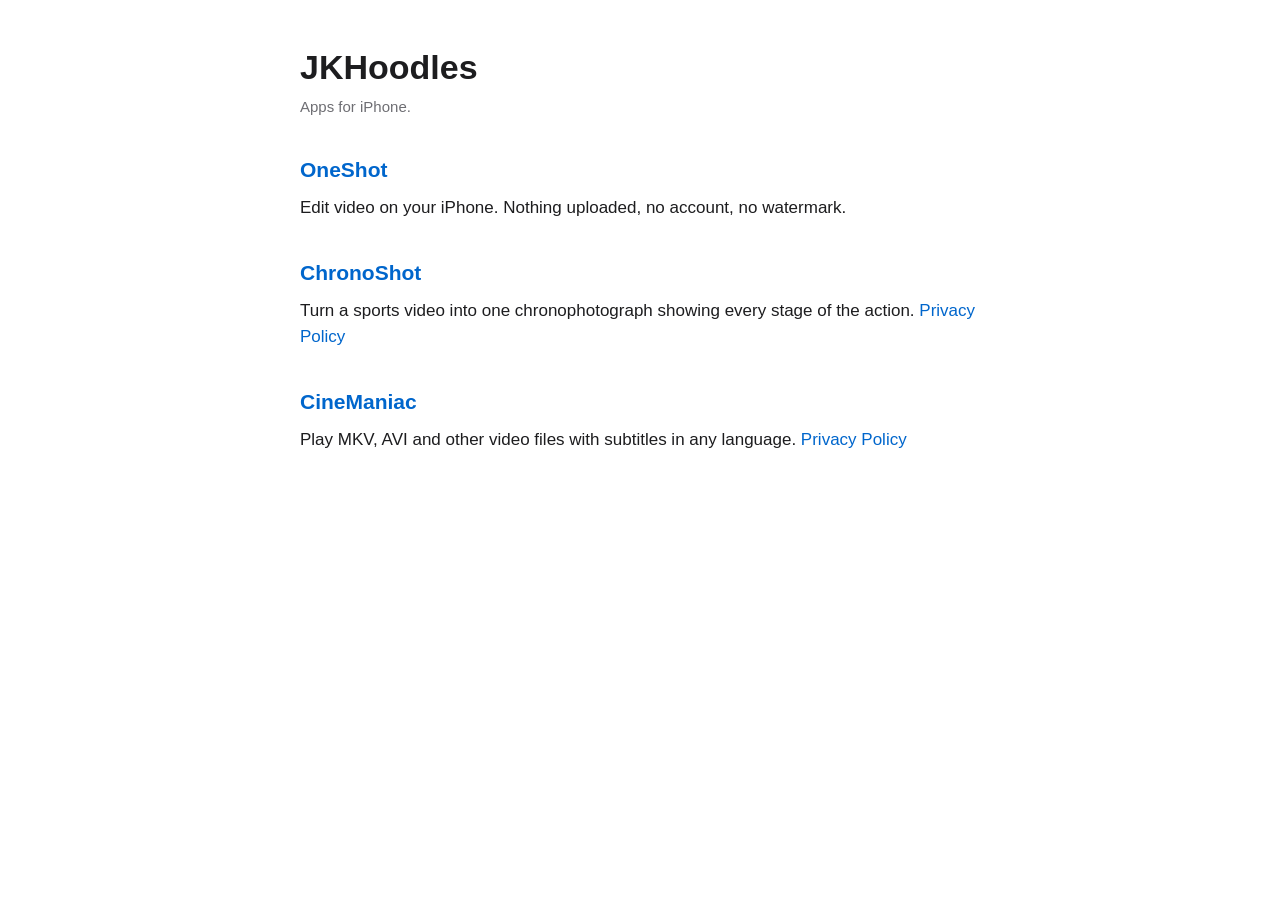
<file: index.html>
<!doctype html>
<html lang="en">
<head>
<meta charset="utf-8">
<meta name="viewport" content="width=device-width, initial-scale=1">
<title>JKHoodles</title>
<link rel="stylesheet" href="/style.css">
</head>
<body>
<main>
  <h1>JKHoodles</h1>
  <p class="meta">Apps for iPhone.</p>
  <h2><a href="/oneshot/">OneShot</a></h2>
  <p>Edit video on your iPhone. Nothing uploaded, no account, no watermark.</p>
  <h2><a href="/chronoshot-guide/">ChronoShot</a></h2>
  <p>Turn a sports video into one chronophotograph showing every stage of the action. <a href="/chronoshot/privacy/">Privacy Policy</a></p>
  <h2><a href="/cinemaniac/">CineManiac</a></h2>
  <p>Play MKV, AVI and other video files with subtitles in any language. <a href="/cinemaniac/privacy/">Privacy Policy</a></p>
</main>
</body>
</html>
</file>
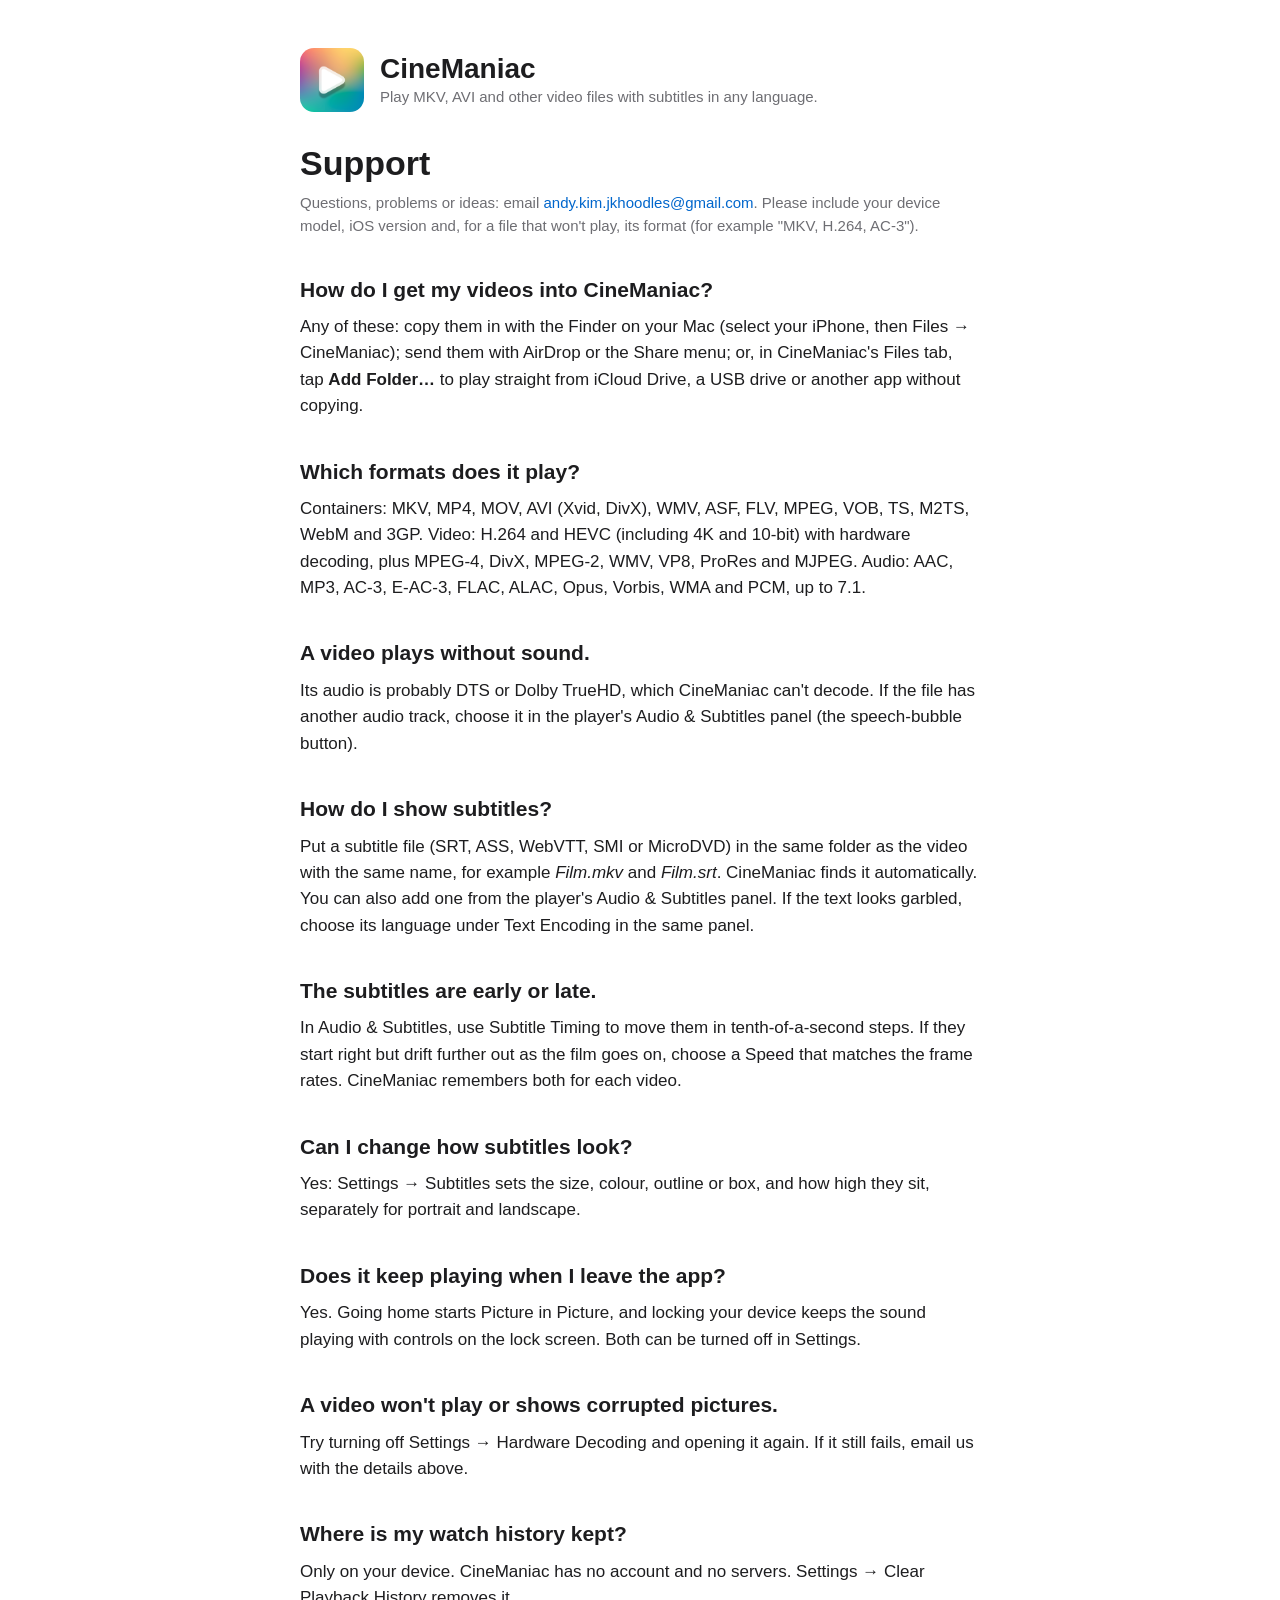
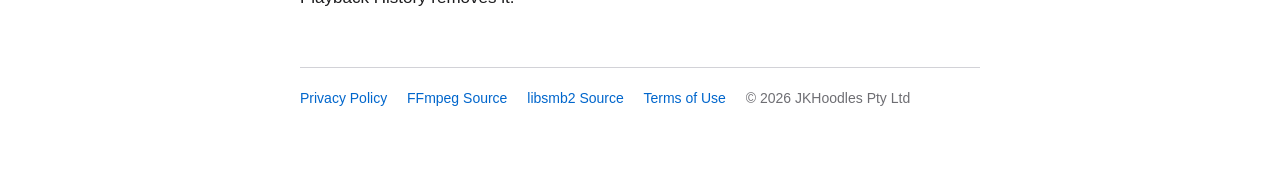
<file: cinemaniac/index.html>
<!doctype html>
<html lang="en">
<head>
<meta charset="utf-8">
<meta name="viewport" content="width=device-width, initial-scale=1">
<title>CineManiac Support</title>
<meta name="description" content="Help and contact for CineManiac, the video player for iPhone and iPad.">
<link rel="stylesheet" href="/style.css">
</head>
<body>
<main>
  <header>
    <img src="/cinemaniac/icon.png" alt="">
    <div>
      <div class="title">CineManiac</div>
      <div class="subtitle">Play MKV, AVI and other video files with subtitles in any language.</div>
    </div>
  </header>

  <h1>Support</h1>
  <p class="meta">Questions, problems or ideas: email <a href="mailto:andy.kim.jkhoodles@gmail.com?subject=CineManiac">andy.kim.jkhoodles@gmail.com</a>. Please include your device model, iOS version and, for a file that won't play, its format (for example "MKV, H.264, AC-3").</p>

  <h2>How do I get my videos into CineManiac?</h2>
  <p>Any of these: copy them in with the Finder on your Mac (select your iPhone, then Files → CineManiac); send them with AirDrop or the Share menu; or, in CineManiac's Files tab, tap <strong>Add Folder…</strong> to play straight from iCloud Drive, a USB drive or another app without copying.</p>

  <h2>Which formats does it play?</h2>
  <p>Containers: MKV, MP4, MOV, AVI (Xvid, DivX), WMV, ASF, FLV, MPEG, VOB, TS, M2TS, WebM and 3GP. Video: H.264 and HEVC (including 4K and 10-bit) with hardware decoding, plus MPEG-4, DivX, MPEG-2, WMV, VP8, ProRes and MJPEG. Audio: AAC, MP3, AC-3, E-AC-3, FLAC, ALAC, Opus, Vorbis, WMA and PCM, up to 7.1.</p>

  <h2>A video plays without sound.</h2>
  <p>Its audio is probably DTS or Dolby TrueHD, which CineManiac can't decode. If the file has another audio track, choose it in the player's Audio &amp; Subtitles panel (the speech-bubble button).</p>

  <h2>How do I show subtitles?</h2>
  <p>Put a subtitle file (SRT, ASS, WebVTT, SMI or MicroDVD) in the same folder as the video with the same name, for example <em>Film.mkv</em> and <em>Film.srt</em>. CineManiac finds it automatically. You can also add one from the player's Audio &amp; Subtitles panel. If the text looks garbled, choose its language under Text Encoding in the same panel.</p>

  <h2>The subtitles are early or late.</h2>
  <p>In Audio &amp; Subtitles, use Subtitle Timing to move them in tenth-of-a-second steps. If they start right but drift further out as the film goes on, choose a Speed that matches the frame rates. CineManiac remembers both for each video.</p>

  <h2>Can I change how subtitles look?</h2>
  <p>Yes: Settings → Subtitles sets the size, colour, outline or box, and how high they sit, separately for portrait and landscape.</p>

  <h2>Does it keep playing when I leave the app?</h2>
  <p>Yes. Going home starts Picture in Picture, and locking your device keeps the sound playing with controls on the lock screen. Both can be turned off in Settings.</p>

  <h2>A video won't play or shows corrupted pictures.</h2>
  <p>Try turning off Settings → Hardware Decoding and opening it again. If it still fails, email us with the details above.</p>

  <h2>Where is my watch history kept?</h2>
  <p>Only on your device. CineManiac has no account and no servers. Settings → Clear Playback History removes it.</p>

  <footer>
    <a href="/cinemaniac/privacy/">Privacy Policy</a>
    <a href="/cinemaniac/ffmpeg/">FFmpeg Source</a>
    <a href="/cinemaniac/libsmb2/">libsmb2 Source</a>
    <a href="https://www.apple.com/legal/internet-services/itunes/dev/stdeula/">Terms of Use</a>
    <span>© 2026 JKHoodles Pty Ltd</span>
  </footer>
</main>
</body>
</html>
</file>
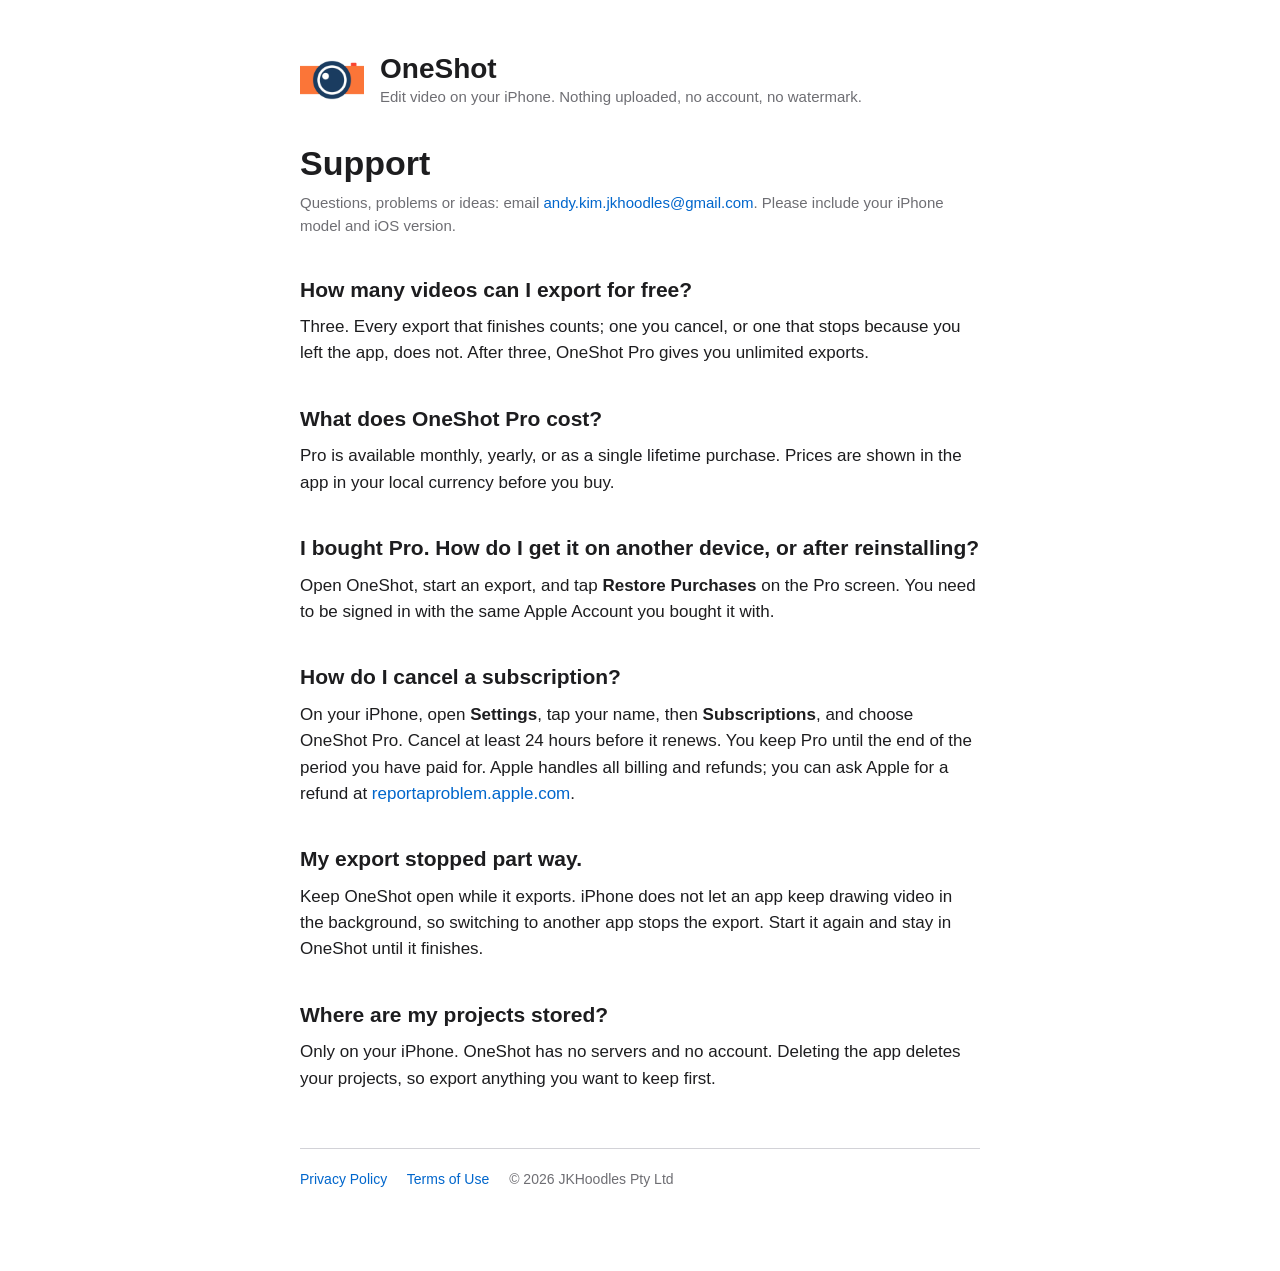
<file: oneshot/index.html>
<!doctype html>
<html lang="en">
<head>
<meta charset="utf-8">
<meta name="viewport" content="width=device-width, initial-scale=1">
<title>OneShot Support</title>
<meta name="description" content="Help and contact for OneShot, the video editor for iPhone.">
<link rel="stylesheet" href="/style.css">
</head>
<body>
<main>
  <header>
    <img src="/oneshot/icon.png" alt="">
    <div>
      <div class="title">OneShot</div>
      <div class="subtitle">Edit video on your iPhone. Nothing uploaded, no account, no watermark.</div>
    </div>
  </header>

  <h1>Support</h1>
  <p class="meta">Questions, problems or ideas: email <a href="mailto:andy.kim.jkhoodles@gmail.com?subject=OneShot">andy.kim.jkhoodles@gmail.com</a>. Please include your iPhone model and iOS version.</p>

  <h2>How many videos can I export for free?</h2>
  <p>Three. Every export that finishes counts; one you cancel, or one that stops because you left the app, does not. After three, OneShot Pro gives you unlimited exports.</p>

  <h2>What does OneShot Pro cost?</h2>
  <p>Pro is available monthly, yearly, or as a single lifetime purchase. Prices are shown in the app in your local currency before you buy.</p>

  <h2>I bought Pro. How do I get it on another device, or after reinstalling?</h2>
  <p>Open OneShot, start an export, and tap <strong>Restore Purchases</strong> on the Pro screen. You need to be signed in with the same Apple Account you bought it with.</p>

  <h2>How do I cancel a subscription?</h2>
  <p>On your iPhone, open <strong>Settings</strong>, tap your name, then <strong>Subscriptions</strong>, and choose OneShot Pro. Cancel at least 24 hours before it renews. You keep Pro until the end of the period you have paid for. Apple handles all billing and refunds; you can ask Apple for a refund at <a href="https://reportaproblem.apple.com">reportaproblem.apple.com</a>.</p>

  <h2>My export stopped part way.</h2>
  <p>Keep OneShot open while it exports. iPhone does not let an app keep drawing video in the background, so switching to another app stops the export. Start it again and stay in OneShot until it finishes.</p>

  <h2>Where are my projects stored?</h2>
  <p>Only on your iPhone. OneShot has no servers and no account. Deleting the app deletes your projects, so export anything you want to keep first.</p>

  <footer>
    <a href="/oneshot/privacy/">Privacy Policy</a>
    <a href="https://www.apple.com/legal/internet-services/itunes/dev/stdeula/">Terms of Use</a>
    <span>© 2026 JKHoodles Pty Ltd</span>
  </footer>
</main>
</body>
</html>
</file>
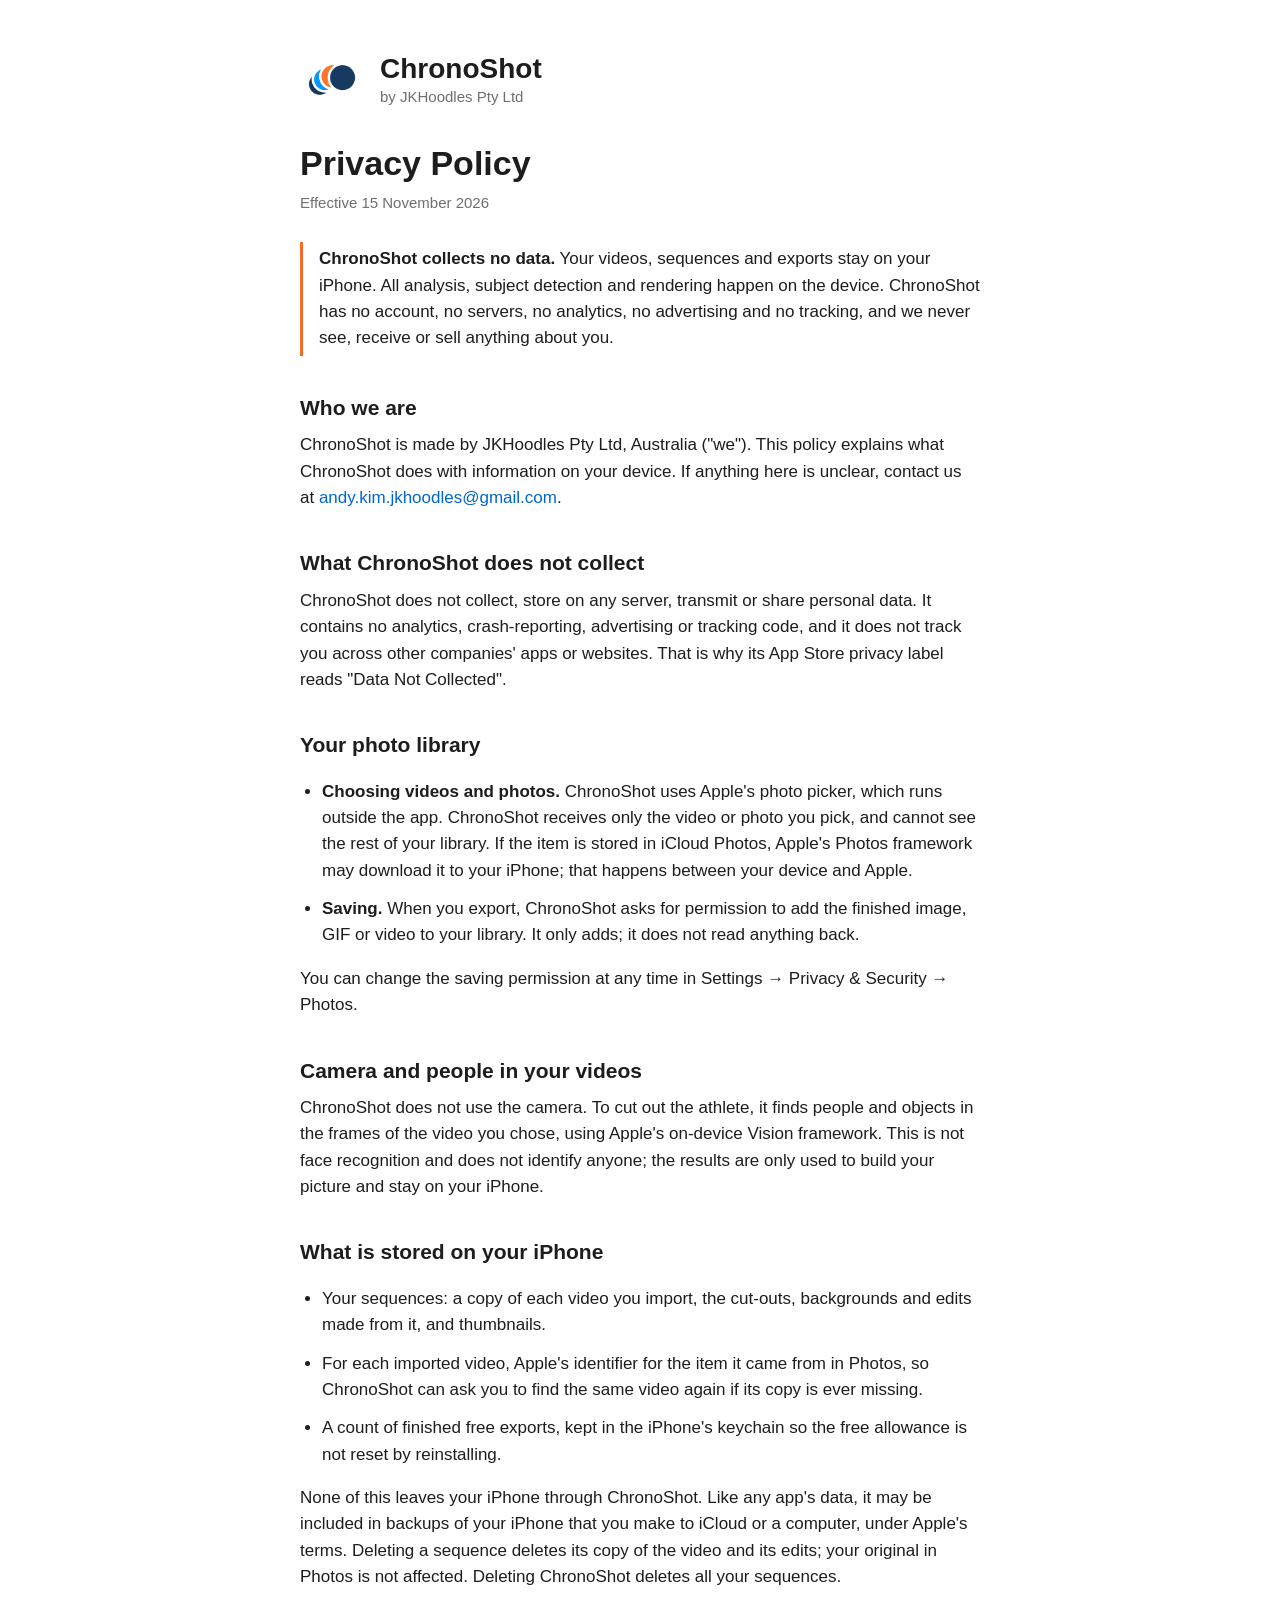
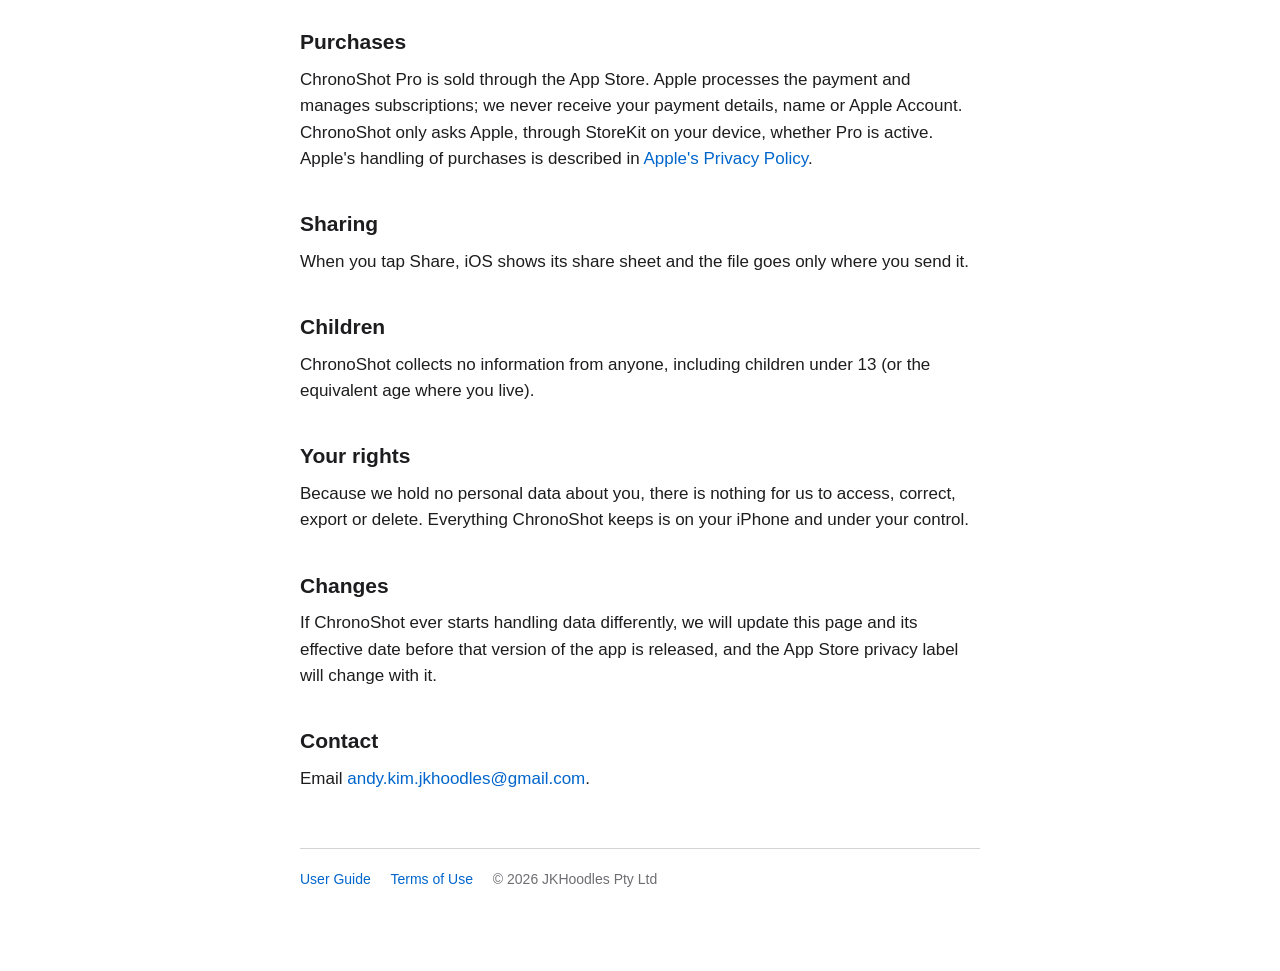
<file: chronoshot/privacy/index.html>
<!doctype html>
<html lang="en">
<head>
<meta charset="utf-8">
<meta name="viewport" content="width=device-width, initial-scale=1">
<title>ChronoShot Privacy Policy</title>
<meta name="description" content="ChronoShot collects no data. Your videos, sequences and exports stay on your iPhone.">
<link rel="stylesheet" href="/style.css">
</head>
<body>
<main>
  <header>
    <img src="/chronoshot/icon.png" alt="">
    <div>
      <div class="title">ChronoShot</div>
      <div class="subtitle">by JKHoodles Pty Ltd</div>
    </div>
  </header>

  <h1>Privacy Policy</h1>
  <p class="meta">Effective 15 November 2026</p>

  <p class="summary"><strong>ChronoShot collects no data.</strong> Your videos, sequences and exports stay on your iPhone. All analysis, subject detection and rendering happen on the device. ChronoShot has no account, no servers, no analytics, no advertising and no tracking, and we never see, receive or sell anything about you.</p>

  <h2>Who we are</h2>
  <p>ChronoShot is made by JKHoodles Pty Ltd, Australia ("we"). This policy explains what ChronoShot does with information on your device. If anything here is unclear, contact us at <a href="mailto:andy.kim.jkhoodles@gmail.com?subject=ChronoShot%20privacy">andy.kim.jkhoodles@gmail.com</a>.</p>

  <h2>What ChronoShot does not collect</h2>
  <p>ChronoShot does not collect, store on any server, transmit or share personal data. It contains no analytics, crash-reporting, advertising or tracking code, and it does not track you across other companies' apps or websites. That is why its App Store privacy label reads "Data Not Collected".</p>

  <h2>Your photo library</h2>
  <ul>
    <li><strong>Choosing videos and photos.</strong> ChronoShot uses Apple's photo picker, which runs outside the app. ChronoShot receives only the video or photo you pick, and cannot see the rest of your library. If the item is stored in iCloud Photos, Apple's Photos framework may download it to your iPhone; that happens between your device and Apple.</li>
    <li><strong>Saving.</strong> When you export, ChronoShot asks for permission to add the finished image, GIF or video to your library. It only adds; it does not read anything back.</li>
  </ul>
  <p>You can change the saving permission at any time in Settings → Privacy &amp; Security → Photos.</p>

  <h2>Camera and people in your videos</h2>
  <p>ChronoShot does not use the camera. To cut out the athlete, it finds people and objects in the frames of the video you chose, using Apple's on-device Vision framework. This is not face recognition and does not identify anyone; the results are only used to build your picture and stay on your iPhone.</p>

  <h2>What is stored on your iPhone</h2>
  <ul>
    <li>Your sequences: a copy of each video you import, the cut-outs, backgrounds and edits made from it, and thumbnails.</li>
    <li>For each imported video, Apple's identifier for the item it came from in Photos, so ChronoShot can ask you to find the same video again if its copy is ever missing.</li>
    <li>A count of finished free exports, kept in the iPhone's keychain so the free allowance is not reset by reinstalling.</li>
  </ul>
  <p>None of this leaves your iPhone through ChronoShot. Like any app's data, it may be included in backups of your iPhone that you make to iCloud or a computer, under Apple's terms. Deleting a sequence deletes its copy of the video and its edits; your original in Photos is not affected. Deleting ChronoShot deletes all your sequences.</p>

  <h2>Purchases</h2>
  <p>ChronoShot Pro is sold through the App Store. Apple processes the payment and manages subscriptions; we never receive your payment details, name or Apple Account. ChronoShot only asks Apple, through StoreKit on your device, whether Pro is active. Apple's handling of purchases is described in <a href="https://www.apple.com/legal/privacy/">Apple's Privacy Policy</a>.</p>

  <h2>Sharing</h2>
  <p>When you tap Share, iOS shows its share sheet and the file goes only where you send it.</p>

  <h2>Children</h2>
  <p>ChronoShot collects no information from anyone, including children under 13 (or the equivalent age where you live).</p>

  <h2>Your rights</h2>
  <p>Because we hold no personal data about you, there is nothing for us to access, correct, export or delete. Everything ChronoShot keeps is on your iPhone and under your control.</p>

  <h2>Changes</h2>
  <p>If ChronoShot ever starts handling data differently, we will update this page and its effective date before that version of the app is released, and the App Store privacy label will change with it.</p>

  <h2>Contact</h2>
  <p>Email <a href="mailto:andy.kim.jkhoodles@gmail.com?subject=ChronoShot%20privacy">andy.kim.jkhoodles@gmail.com</a>.</p>

  <footer>
    <a href="https://jkhoodles.github.io/chronoshot-guide/">User Guide</a>
    <a href="https://www.apple.com/legal/internet-services/itunes/dev/stdeula/">Terms of Use</a>
    <span>© 2026 JKHoodles Pty Ltd</span>
  </footer>
</main>
</body>
</html>
</file>
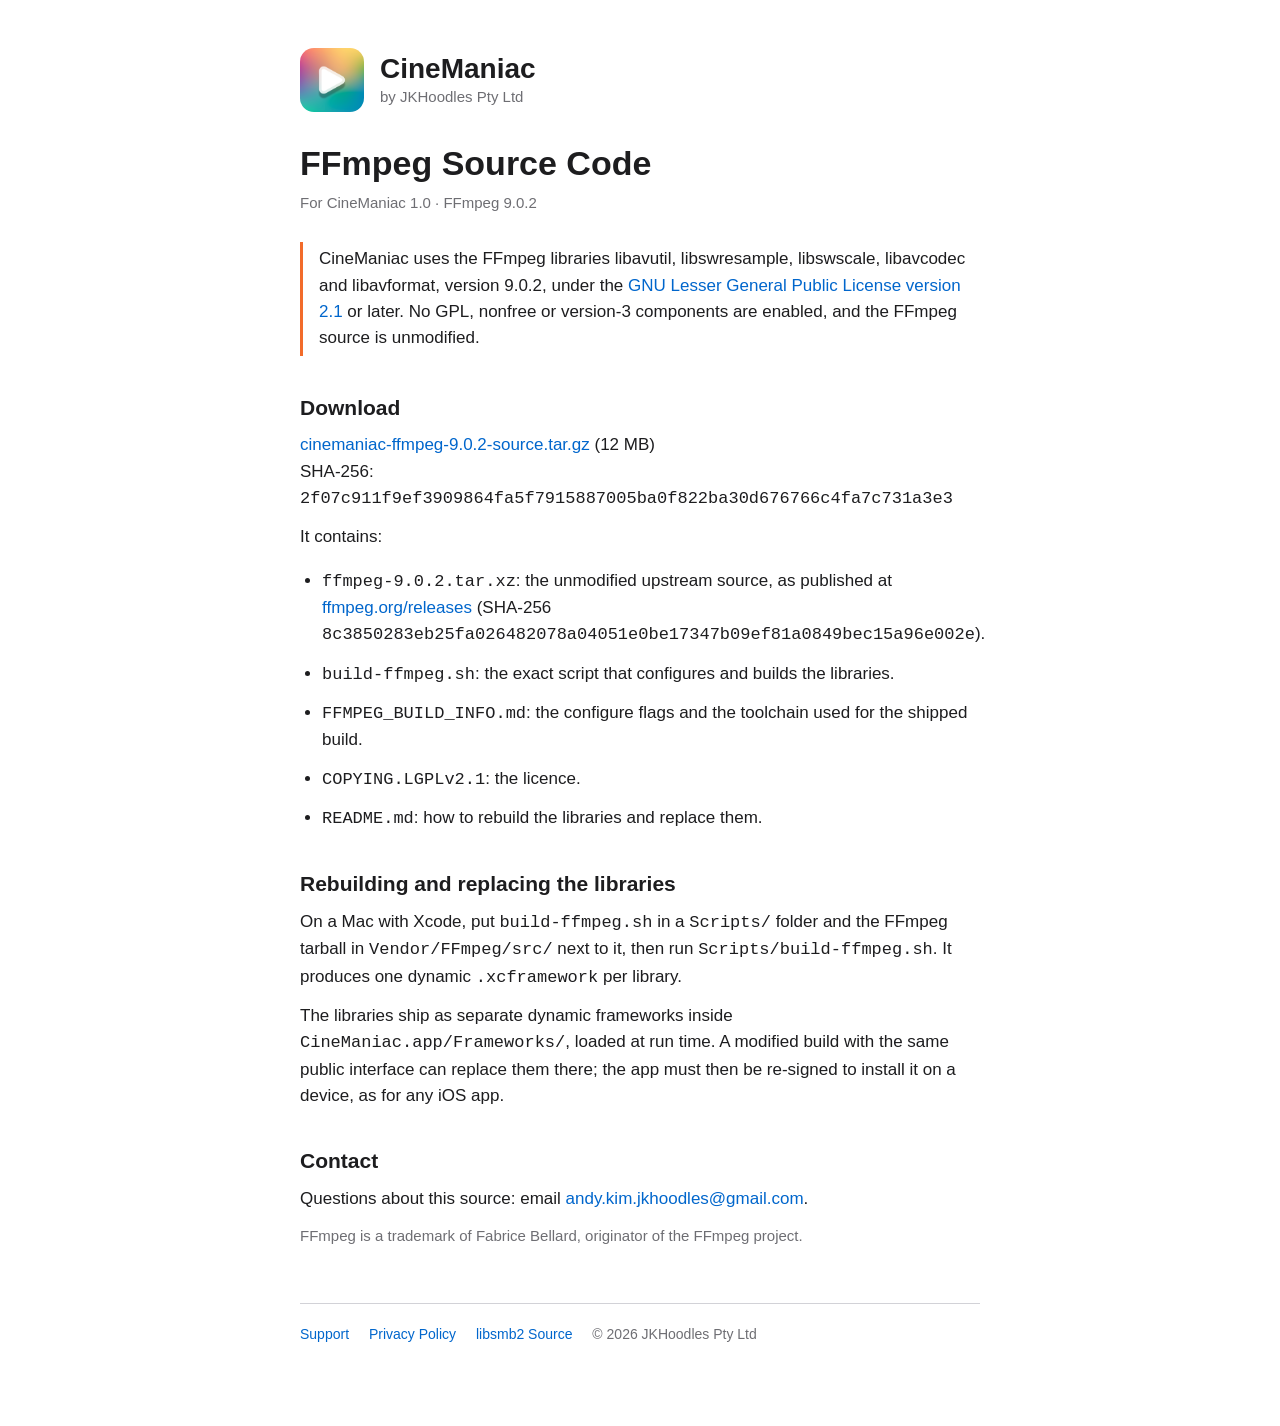
<file: cinemaniac/ffmpeg/index.html>
<!doctype html>
<html lang="en">
<head>
<meta charset="utf-8">
<meta name="viewport" content="width=device-width, initial-scale=1">
<title>CineManiac FFmpeg Source</title>
<meta name="description" content="Source code and build instructions for the FFmpeg libraries used in CineManiac, under the GNU LGPL v2.1.">
<link rel="stylesheet" href="/style.css">
</head>
<body>
<main>
  <header>
    <img src="/cinemaniac/icon.png" alt="">
    <div>
      <div class="title">CineManiac</div>
      <div class="subtitle">by JKHoodles Pty Ltd</div>
    </div>
  </header>

  <h1>FFmpeg Source Code</h1>
  <p class="meta">For CineManiac 1.0 · FFmpeg 9.0.2</p>

  <p class="summary">CineManiac uses the FFmpeg libraries libavutil, libswresample, libswscale, libavcodec and libavformat, version 9.0.2, under the <a href="https://www.gnu.org/licenses/old-licenses/lgpl-2.1.html">GNU Lesser General Public License version 2.1</a> or later. No GPL, nonfree or version-3 components are enabled, and the FFmpeg source is unmodified.</p>

  <h2>Download</h2>
  <p><a href="cinemaniac-ffmpeg-9.0.2-source.tar.gz">cinemaniac-ffmpeg-9.0.2-source.tar.gz</a> (12 MB)<br>
  SHA-256: <code>2f07c911f9ef3909864fa5f7915887005ba0f822ba30d676766c4fa7c731a3e3</code></p>
  <p>It contains:</p>
  <ul>
    <li><code>ffmpeg-9.0.2.tar.xz</code>: the unmodified upstream source, as published at <a href="https://ffmpeg.org/releases/">ffmpeg.org/releases</a> (SHA-256 <code>8c3850283eb25fa026482078a04051e0be17347b09ef81a0849bec15a96e002e</code>).</li>
    <li><code>build-ffmpeg.sh</code>: the exact script that configures and builds the libraries.</li>
    <li><code>FFMPEG_BUILD_INFO.md</code>: the configure flags and the toolchain used for the shipped build.</li>
    <li><code>COPYING.LGPLv2.1</code>: the licence.</li>
    <li><code>README.md</code>: how to rebuild the libraries and replace them.</li>
  </ul>

  <h2>Rebuilding and replacing the libraries</h2>
  <p>On a Mac with Xcode, put <code>build-ffmpeg.sh</code> in a <code>Scripts/</code> folder and the FFmpeg tarball in <code>Vendor/FFmpeg/src/</code> next to it, then run <code>Scripts/build-ffmpeg.sh</code>. It produces one dynamic <code>.xcframework</code> per library.</p>
  <p>The libraries ship as separate dynamic frameworks inside <code>CineManiac.app/Frameworks/</code>, loaded at run time. A modified build with the same public interface can replace them there; the app must then be re-signed to install it on a device, as for any iOS app.</p>

  <h2>Contact</h2>
  <p>Questions about this source: email <a href="mailto:andy.kim.jkhoodles@gmail.com?subject=CineManiac%20FFmpeg%20source">andy.kim.jkhoodles@gmail.com</a>.</p>
  <p class="meta">FFmpeg is a trademark of Fabrice Bellard, originator of the FFmpeg project.</p>

  <footer>
    <a href="/cinemaniac/">Support</a>
    <a href="/cinemaniac/privacy/">Privacy Policy</a>
    <a href="/cinemaniac/libsmb2/">libsmb2 Source</a>
    <span>© 2026 JKHoodles Pty Ltd</span>
  </footer>
</main>
</body>
</html>
</file>
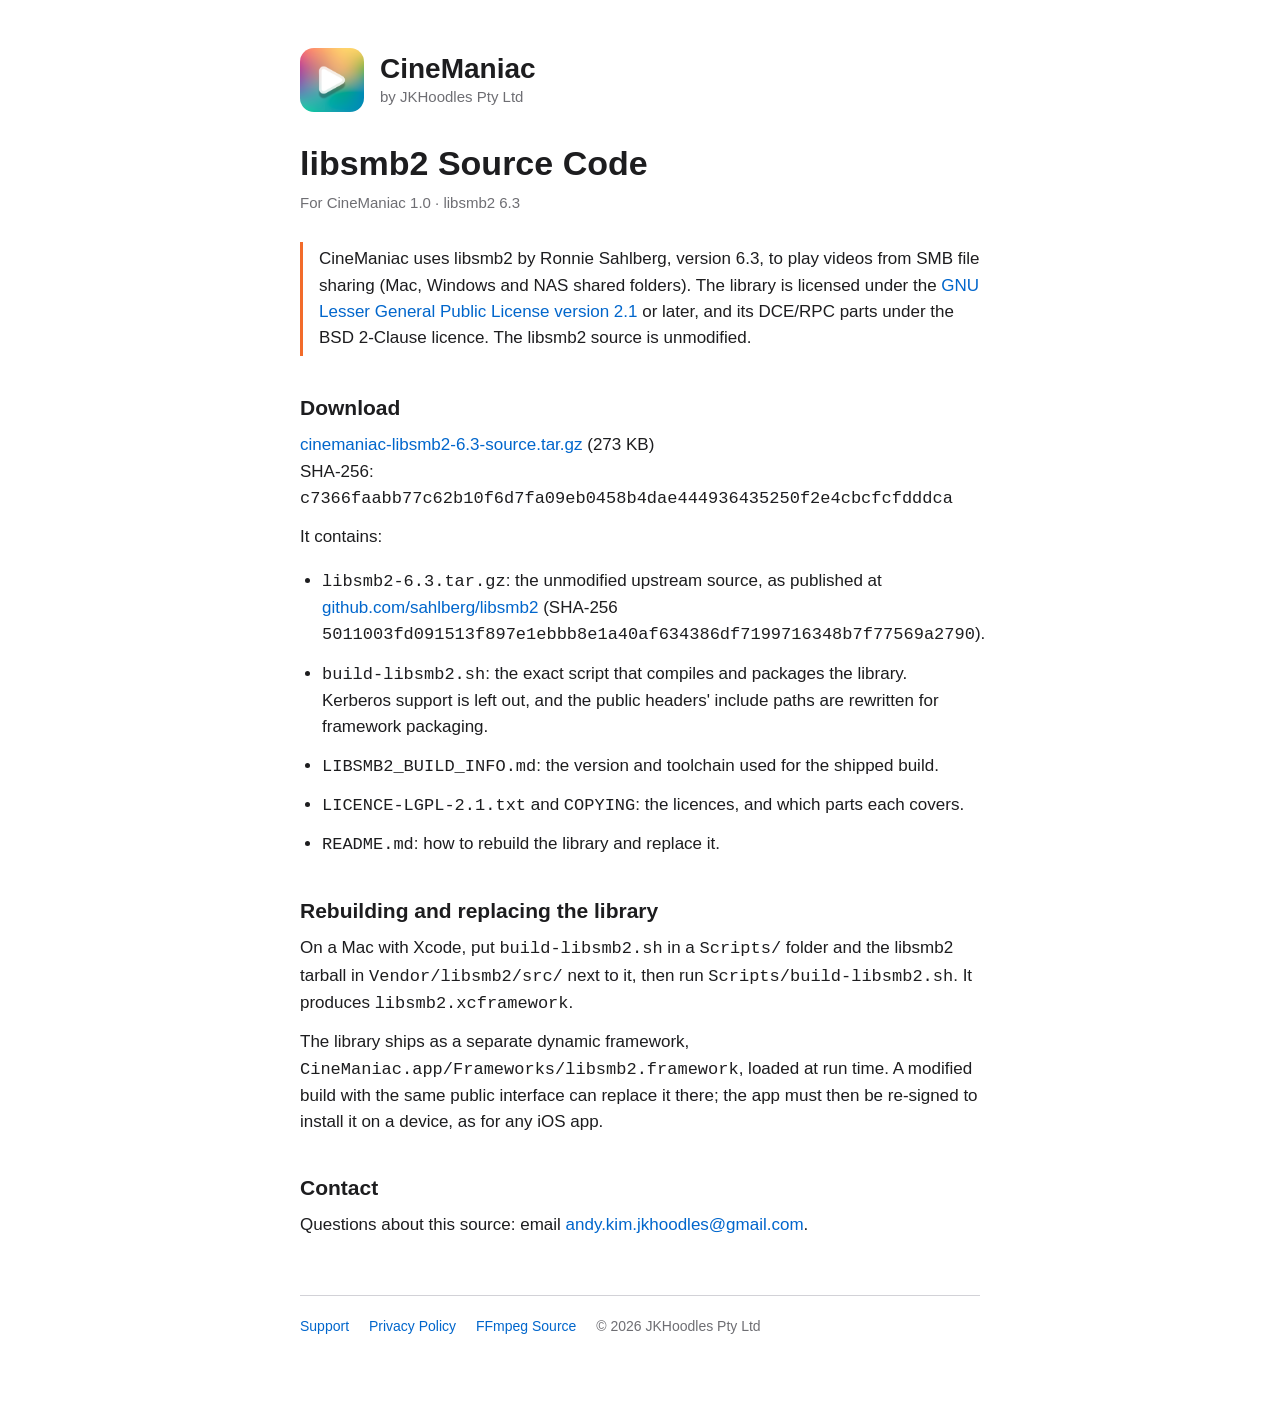
<file: cinemaniac/libsmb2/index.html>
<!doctype html>
<html lang="en">
<head>
<meta charset="utf-8">
<meta name="viewport" content="width=device-width, initial-scale=1">
<title>CineManiac libsmb2 Source</title>
<meta name="description" content="Source code and build instructions for the libsmb2 library used in CineManiac, under the GNU LGPL v2.1.">
<link rel="stylesheet" href="/style.css">
</head>
<body>
<main>
  <header>
    <img src="/cinemaniac/icon.png" alt="">
    <div>
      <div class="title">CineManiac</div>
      <div class="subtitle">by JKHoodles Pty Ltd</div>
    </div>
  </header>

  <h1>libsmb2 Source Code</h1>
  <p class="meta">For CineManiac 1.0 · libsmb2 6.3</p>

  <p class="summary">CineManiac uses libsmb2 by Ronnie Sahlberg, version 6.3, to play videos from SMB file sharing (Mac, Windows and NAS shared folders). The library is licensed under the <a href="https://www.gnu.org/licenses/old-licenses/lgpl-2.1.html">GNU Lesser General Public License version 2.1</a> or later, and its DCE/RPC parts under the BSD 2-Clause licence. The libsmb2 source is unmodified.</p>

  <h2>Download</h2>
  <p><a href="cinemaniac-libsmb2-6.3-source.tar.gz">cinemaniac-libsmb2-6.3-source.tar.gz</a> (273 KB)<br>
  SHA-256: <code>c7366faabb77c62b10f6d7fa09eb0458b4dae444936435250f2e4cbcfcfdddca</code></p>
  <p>It contains:</p>
  <ul>
    <li><code>libsmb2-6.3.tar.gz</code>: the unmodified upstream source, as published at <a href="https://github.com/sahlberg/libsmb2">github.com/sahlberg/libsmb2</a> (SHA-256 <code>5011003fd091513f897e1ebbb8e1a40af634386df7199716348b7f77569a2790</code>).</li>
    <li><code>build-libsmb2.sh</code>: the exact script that compiles and packages the library. Kerberos support is left out, and the public headers' include paths are rewritten for framework packaging.</li>
    <li><code>LIBSMB2_BUILD_INFO.md</code>: the version and toolchain used for the shipped build.</li>
    <li><code>LICENCE-LGPL-2.1.txt</code> and <code>COPYING</code>: the licences, and which parts each covers.</li>
    <li><code>README.md</code>: how to rebuild the library and replace it.</li>
  </ul>

  <h2>Rebuilding and replacing the library</h2>
  <p>On a Mac with Xcode, put <code>build-libsmb2.sh</code> in a <code>Scripts/</code> folder and the libsmb2 tarball in <code>Vendor/libsmb2/src/</code> next to it, then run <code>Scripts/build-libsmb2.sh</code>. It produces <code>libsmb2.xcframework</code>.</p>
  <p>The library ships as a separate dynamic framework, <code>CineManiac.app/Frameworks/libsmb2.framework</code>, loaded at run time. A modified build with the same public interface can replace it there; the app must then be re-signed to install it on a device, as for any iOS app.</p>

  <h2>Contact</h2>
  <p>Questions about this source: email <a href="mailto:andy.kim.jkhoodles@gmail.com?subject=CineManiac%20libsmb2%20source">andy.kim.jkhoodles@gmail.com</a>.</p>

  <footer>
    <a href="/cinemaniac/">Support</a>
    <a href="/cinemaniac/privacy/">Privacy Policy</a>
    <a href="/cinemaniac/ffmpeg/">FFmpeg Source</a>
    <span>© 2026 JKHoodles Pty Ltd</span>
  </footer>
</main>
</body>
</html>
</file>
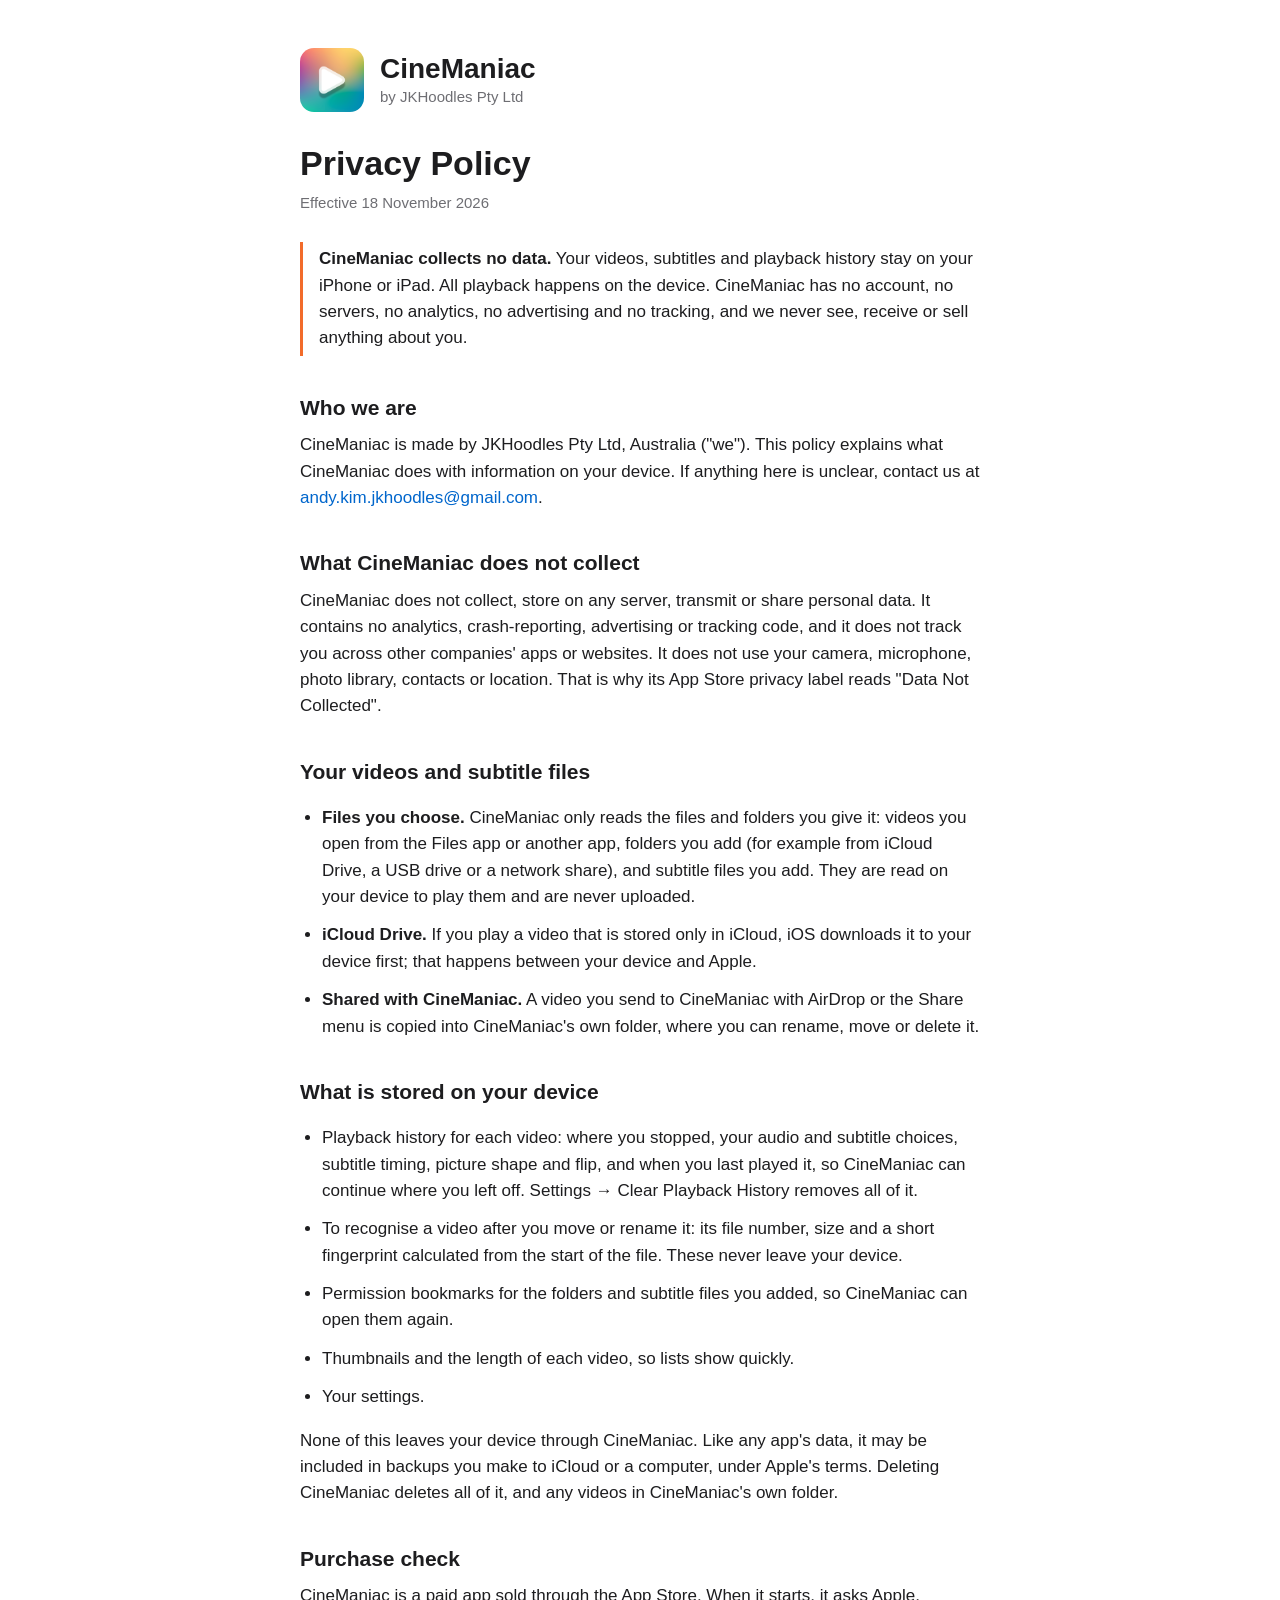
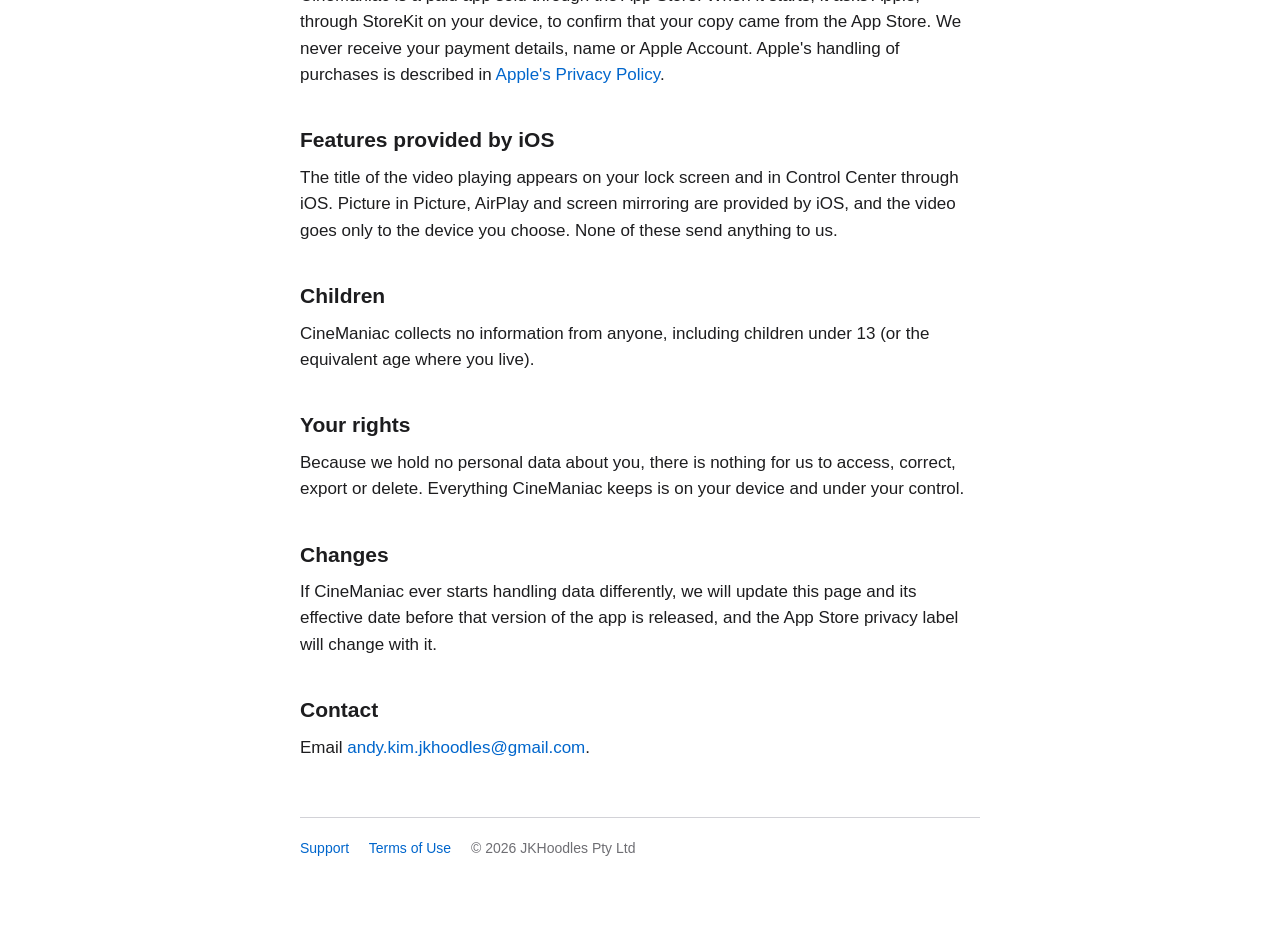
<file: cinemaniac/privacy/index.html>
<!doctype html>
<html lang="en">
<head>
<meta charset="utf-8">
<meta name="viewport" content="width=device-width, initial-scale=1">
<title>CineManiac Privacy Policy</title>
<meta name="description" content="CineManiac collects no data. Your videos and playback history stay on your device.">
<link rel="stylesheet" href="/style.css">
</head>
<body>
<main>
  <header>
    <img src="/cinemaniac/icon.png" alt="">
    <div>
      <div class="title">CineManiac</div>
      <div class="subtitle">by JKHoodles Pty Ltd</div>
    </div>
  </header>

  <h1>Privacy Policy</h1>
  <p class="meta">Effective 18 November 2026</p>

  <p class="summary"><strong>CineManiac collects no data.</strong> Your videos, subtitles and playback history stay on your iPhone or iPad. All playback happens on the device. CineManiac has no account, no servers, no analytics, no advertising and no tracking, and we never see, receive or sell anything about you.</p>

  <h2>Who we are</h2>
  <p>CineManiac is made by JKHoodles Pty Ltd, Australia ("we"). This policy explains what CineManiac does with information on your device. If anything here is unclear, contact us at <a href="mailto:andy.kim.jkhoodles@gmail.com?subject=CineManiac%20privacy">andy.kim.jkhoodles@gmail.com</a>.</p>

  <h2>What CineManiac does not collect</h2>
  <p>CineManiac does not collect, store on any server, transmit or share personal data. It contains no analytics, crash-reporting, advertising or tracking code, and it does not track you across other companies' apps or websites. It does not use your camera, microphone, photo library, contacts or location. That is why its App Store privacy label reads "Data Not Collected".</p>

  <h2>Your videos and subtitle files</h2>
  <ul>
    <li><strong>Files you choose.</strong> CineManiac only reads the files and folders you give it: videos you open from the Files app or another app, folders you add (for example from iCloud Drive, a USB drive or a network share), and subtitle files you add. They are read on your device to play them and are never uploaded.</li>
    <li><strong>iCloud Drive.</strong> If you play a video that is stored only in iCloud, iOS downloads it to your device first; that happens between your device and Apple.</li>
    <li><strong>Shared with CineManiac.</strong> A video you send to CineManiac with AirDrop or the Share menu is copied into CineManiac's own folder, where you can rename, move or delete it.</li>
  </ul>

  <h2>What is stored on your device</h2>
  <ul>
    <li>Playback history for each video: where you stopped, your audio and subtitle choices, subtitle timing, picture shape and flip, and when you last played it, so CineManiac can continue where you left off. Settings → Clear Playback History removes all of it.</li>
    <li>To recognise a video after you move or rename it: its file number, size and a short fingerprint calculated from the start of the file. These never leave your device.</li>
    <li>Permission bookmarks for the folders and subtitle files you added, so CineManiac can open them again.</li>
    <li>Thumbnails and the length of each video, so lists show quickly.</li>
    <li>Your settings.</li>
  </ul>
  <p>None of this leaves your device through CineManiac. Like any app's data, it may be included in backups you make to iCloud or a computer, under Apple's terms. Deleting CineManiac deletes all of it, and any videos in CineManiac's own folder.</p>

  <h2>Purchase check</h2>
  <p>CineManiac is a paid app sold through the App Store. When it starts, it asks Apple, through StoreKit on your device, to confirm that your copy came from the App Store. We never receive your payment details, name or Apple Account. Apple's handling of purchases is described in <a href="https://www.apple.com/legal/privacy/">Apple's Privacy Policy</a>.</p>

  <h2>Features provided by iOS</h2>
  <p>The title of the video playing appears on your lock screen and in Control Center through iOS. Picture in Picture, AirPlay and screen mirroring are provided by iOS, and the video goes only to the device you choose. None of these send anything to us.</p>

  <h2>Children</h2>
  <p>CineManiac collects no information from anyone, including children under 13 (or the equivalent age where you live).</p>

  <h2>Your rights</h2>
  <p>Because we hold no personal data about you, there is nothing for us to access, correct, export or delete. Everything CineManiac keeps is on your device and under your control.</p>

  <h2>Changes</h2>
  <p>If CineManiac ever starts handling data differently, we will update this page and its effective date before that version of the app is released, and the App Store privacy label will change with it.</p>

  <h2>Contact</h2>
  <p>Email <a href="mailto:andy.kim.jkhoodles@gmail.com?subject=CineManiac%20privacy">andy.kim.jkhoodles@gmail.com</a>.</p>

  <footer>
    <a href="/cinemaniac/">Support</a>
    <a href="https://www.apple.com/legal/internet-services/itunes/dev/stdeula/">Terms of Use</a>
    <span>© 2026 JKHoodles Pty Ltd</span>
  </footer>
</main>
</body>
</html>
</file>
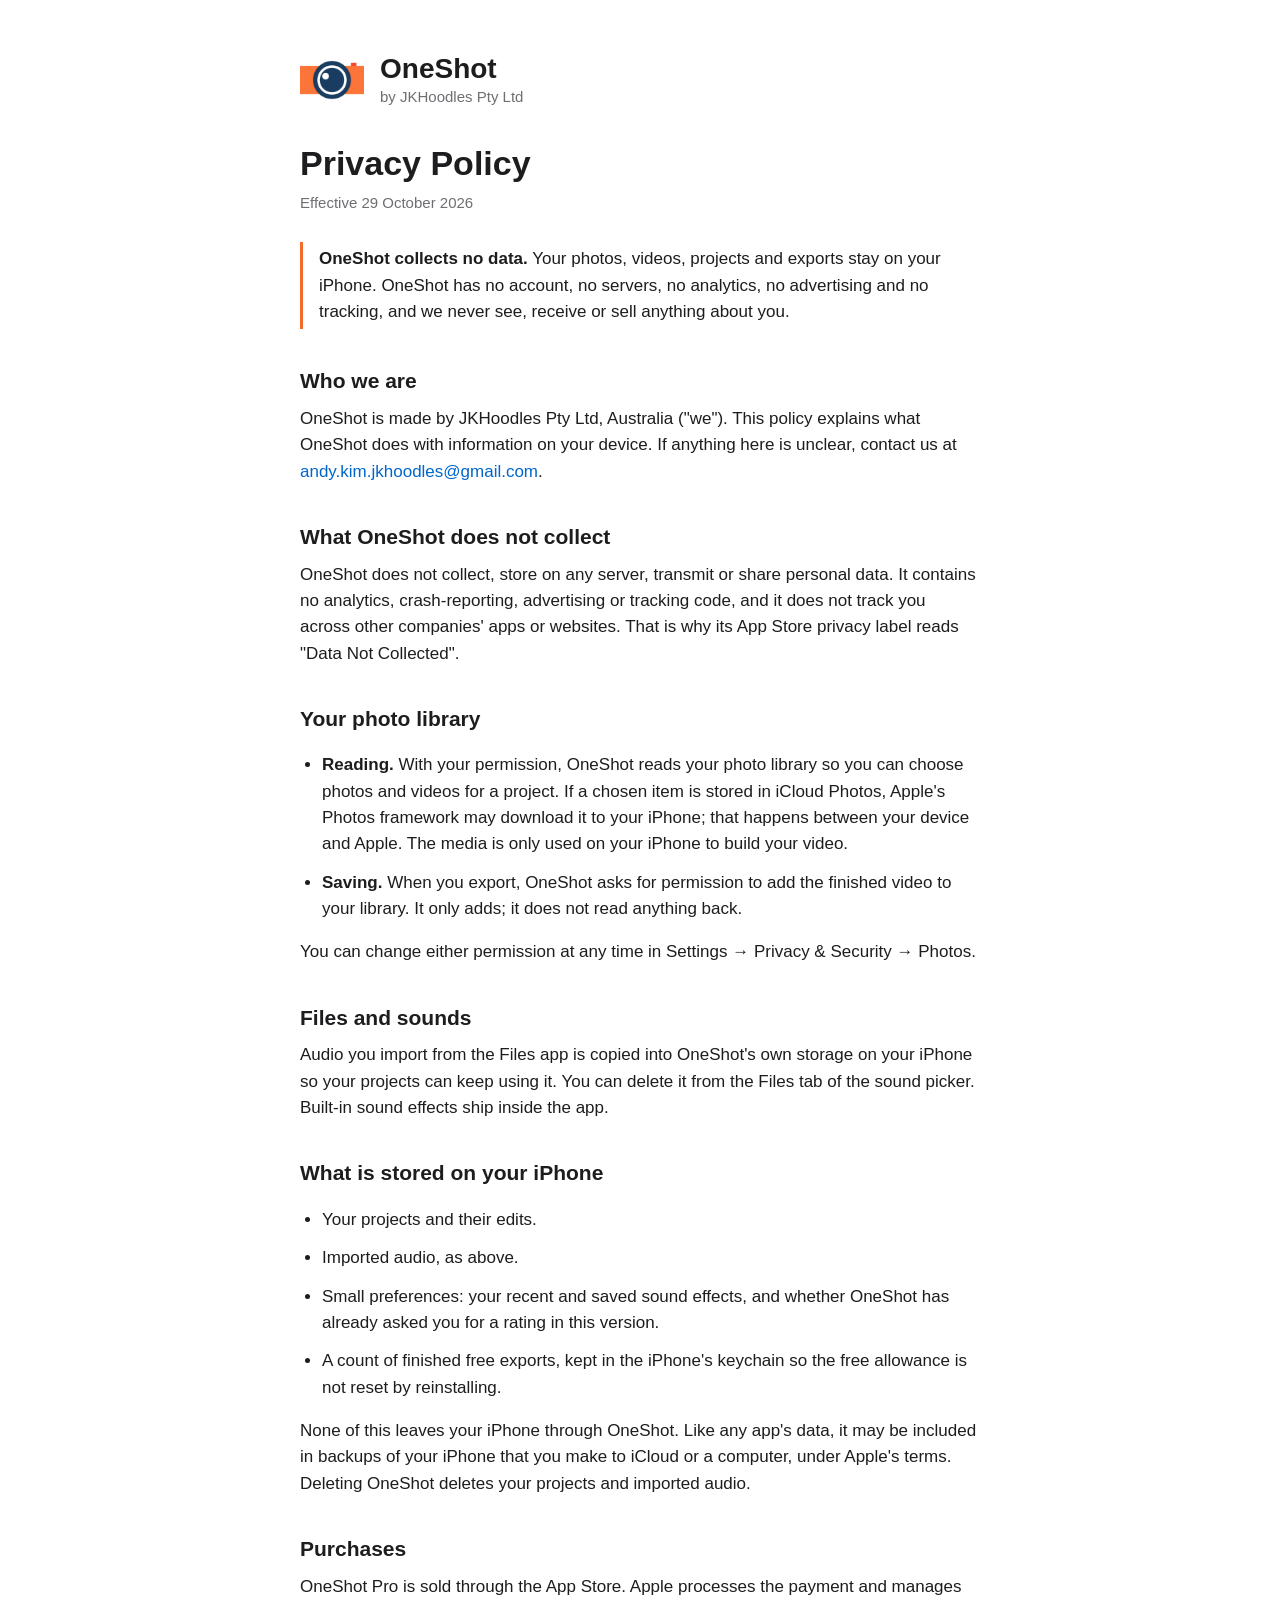
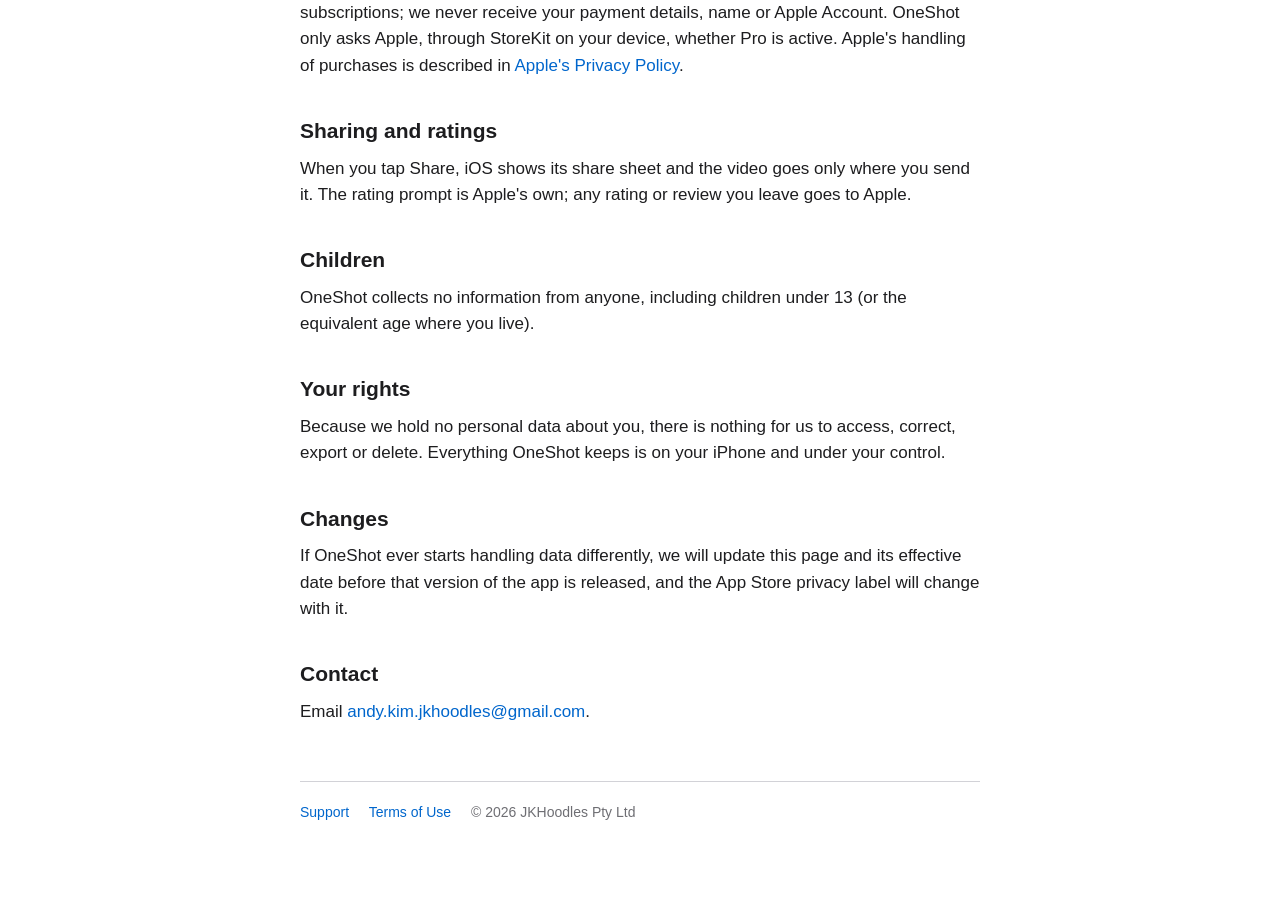
<file: oneshot/privacy/index.html>
<!doctype html>
<html lang="en">
<head>
<meta charset="utf-8">
<meta name="viewport" content="width=device-width, initial-scale=1">
<title>OneShot Privacy Policy</title>
<meta name="description" content="OneShot collects no data. Your videos and projects stay on your iPhone.">
<link rel="stylesheet" href="/style.css">
</head>
<body>
<main>
  <header>
    <img src="/oneshot/icon.png" alt="">
    <div>
      <div class="title">OneShot</div>
      <div class="subtitle">by JKHoodles Pty Ltd</div>
    </div>
  </header>

  <h1>Privacy Policy</h1>
  <p class="meta">Effective 29 October 2026</p>

  <p class="summary"><strong>OneShot collects no data.</strong> Your photos, videos, projects and exports stay on your iPhone. OneShot has no account, no servers, no analytics, no advertising and no tracking, and we never see, receive or sell anything about you.</p>

  <h2>Who we are</h2>
  <p>OneShot is made by JKHoodles Pty Ltd, Australia ("we"). This policy explains what OneShot does with information on your device. If anything here is unclear, contact us at <a href="mailto:andy.kim.jkhoodles@gmail.com?subject=OneShot%20privacy">andy.kim.jkhoodles@gmail.com</a>.</p>

  <h2>What OneShot does not collect</h2>
  <p>OneShot does not collect, store on any server, transmit or share personal data. It contains no analytics, crash-reporting, advertising or tracking code, and it does not track you across other companies' apps or websites. That is why its App Store privacy label reads "Data Not Collected".</p>

  <h2>Your photo library</h2>
  <ul>
    <li><strong>Reading.</strong> With your permission, OneShot reads your photo library so you can choose photos and videos for a project. If a chosen item is stored in iCloud Photos, Apple's Photos framework may download it to your iPhone; that happens between your device and Apple. The media is only used on your iPhone to build your video.</li>
    <li><strong>Saving.</strong> When you export, OneShot asks for permission to add the finished video to your library. It only adds; it does not read anything back.</li>
  </ul>
  <p>You can change either permission at any time in Settings → Privacy &amp; Security → Photos.</p>

  <h2>Files and sounds</h2>
  <p>Audio you import from the Files app is copied into OneShot's own storage on your iPhone so your projects can keep using it. You can delete it from the Files tab of the sound picker. Built-in sound effects ship inside the app.</p>

  <h2>What is stored on your iPhone</h2>
  <ul>
    <li>Your projects and their edits.</li>
    <li>Imported audio, as above.</li>
    <li>Small preferences: your recent and saved sound effects, and whether OneShot has already asked you for a rating in this version.</li>
    <li>A count of finished free exports, kept in the iPhone's keychain so the free allowance is not reset by reinstalling.</li>
  </ul>
  <p>None of this leaves your iPhone through OneShot. Like any app's data, it may be included in backups of your iPhone that you make to iCloud or a computer, under Apple's terms. Deleting OneShot deletes your projects and imported audio.</p>

  <h2>Purchases</h2>
  <p>OneShot Pro is sold through the App Store. Apple processes the payment and manages subscriptions; we never receive your payment details, name or Apple Account. OneShot only asks Apple, through StoreKit on your device, whether Pro is active. Apple's handling of purchases is described in <a href="https://www.apple.com/legal/privacy/">Apple's Privacy Policy</a>.</p>

  <h2>Sharing and ratings</h2>
  <p>When you tap Share, iOS shows its share sheet and the video goes only where you send it. The rating prompt is Apple's own; any rating or review you leave goes to Apple.</p>

  <h2>Children</h2>
  <p>OneShot collects no information from anyone, including children under 13 (or the equivalent age where you live).</p>

  <h2>Your rights</h2>
  <p>Because we hold no personal data about you, there is nothing for us to access, correct, export or delete. Everything OneShot keeps is on your iPhone and under your control.</p>

  <h2>Changes</h2>
  <p>If OneShot ever starts handling data differently, we will update this page and its effective date before that version of the app is released, and the App Store privacy label will change with it.</p>

  <h2>Contact</h2>
  <p>Email <a href="mailto:andy.kim.jkhoodles@gmail.com?subject=OneShot%20privacy">andy.kim.jkhoodles@gmail.com</a>.</p>

  <footer>
    <a href="/oneshot/">Support</a>
    <a href="https://www.apple.com/legal/internet-services/itunes/dev/stdeula/">Terms of Use</a>
    <span>© 2026 JKHoodles Pty Ltd</span>
  </footer>
</main>
</body>
</html>
</file>
<file: style.css>
:root {
  --bg: #ffffff;
  --text: #1d1d1f;
  --muted: #6e6e73;
  --rule: #d2d2d7;
  --accent: #f26b2a;
  --link: #0066cc;
  color-scheme: light dark;
}
@media (prefers-color-scheme: dark) {
  :root {
    --bg: #000000;
    --text: #f5f5f7;
    --muted: #a1a1a6;
    --rule: #424245;
    --link: #2997ff;
  }
}
* { box-sizing: border-box; }
body {
  margin: 0;
  background: var(--bg);
  color: var(--text);
  font: 17px/1.55 -apple-system, BlinkMacSystemFont, "SF Pro Text", "Helvetica Neue", "Apple SD Gothic Neo", sans-serif;
  -webkit-text-size-adjust: 100%;
}
main { max-width: 720px; margin: 0 auto; padding: 48px 20px 80px; }
header { display: flex; align-items: center; gap: 16px; margin-bottom: 32px; }
header img { width: 64px; height: 64px; border-radius: 14px; }
header .title { font-size: 28px; font-weight: 700; line-height: 1.2; }
header .subtitle { color: var(--muted); font-size: 15px; }
h1 { font-size: 34px; line-height: 1.15; margin: 0 0 8px; }
h2 { font-size: 21px; margin: 36px 0 8px; }
p, li { margin: 0 0 12px; }
ul { padding-left: 22px; }
a { color: var(--link); text-decoration: none; }
a:hover { text-decoration: underline; }
.meta { color: var(--muted); font-size: 15px; margin-bottom: 28px; }
.summary { border-left: 3px solid var(--accent); padding: 4px 0 4px 16px; margin: 0 0 28px; }
footer { margin-top: 56px; padding-top: 20px; border-top: 1px solid var(--rule); color: var(--muted); font-size: 14px; }
footer a { margin-right: 16px; }
</file>
